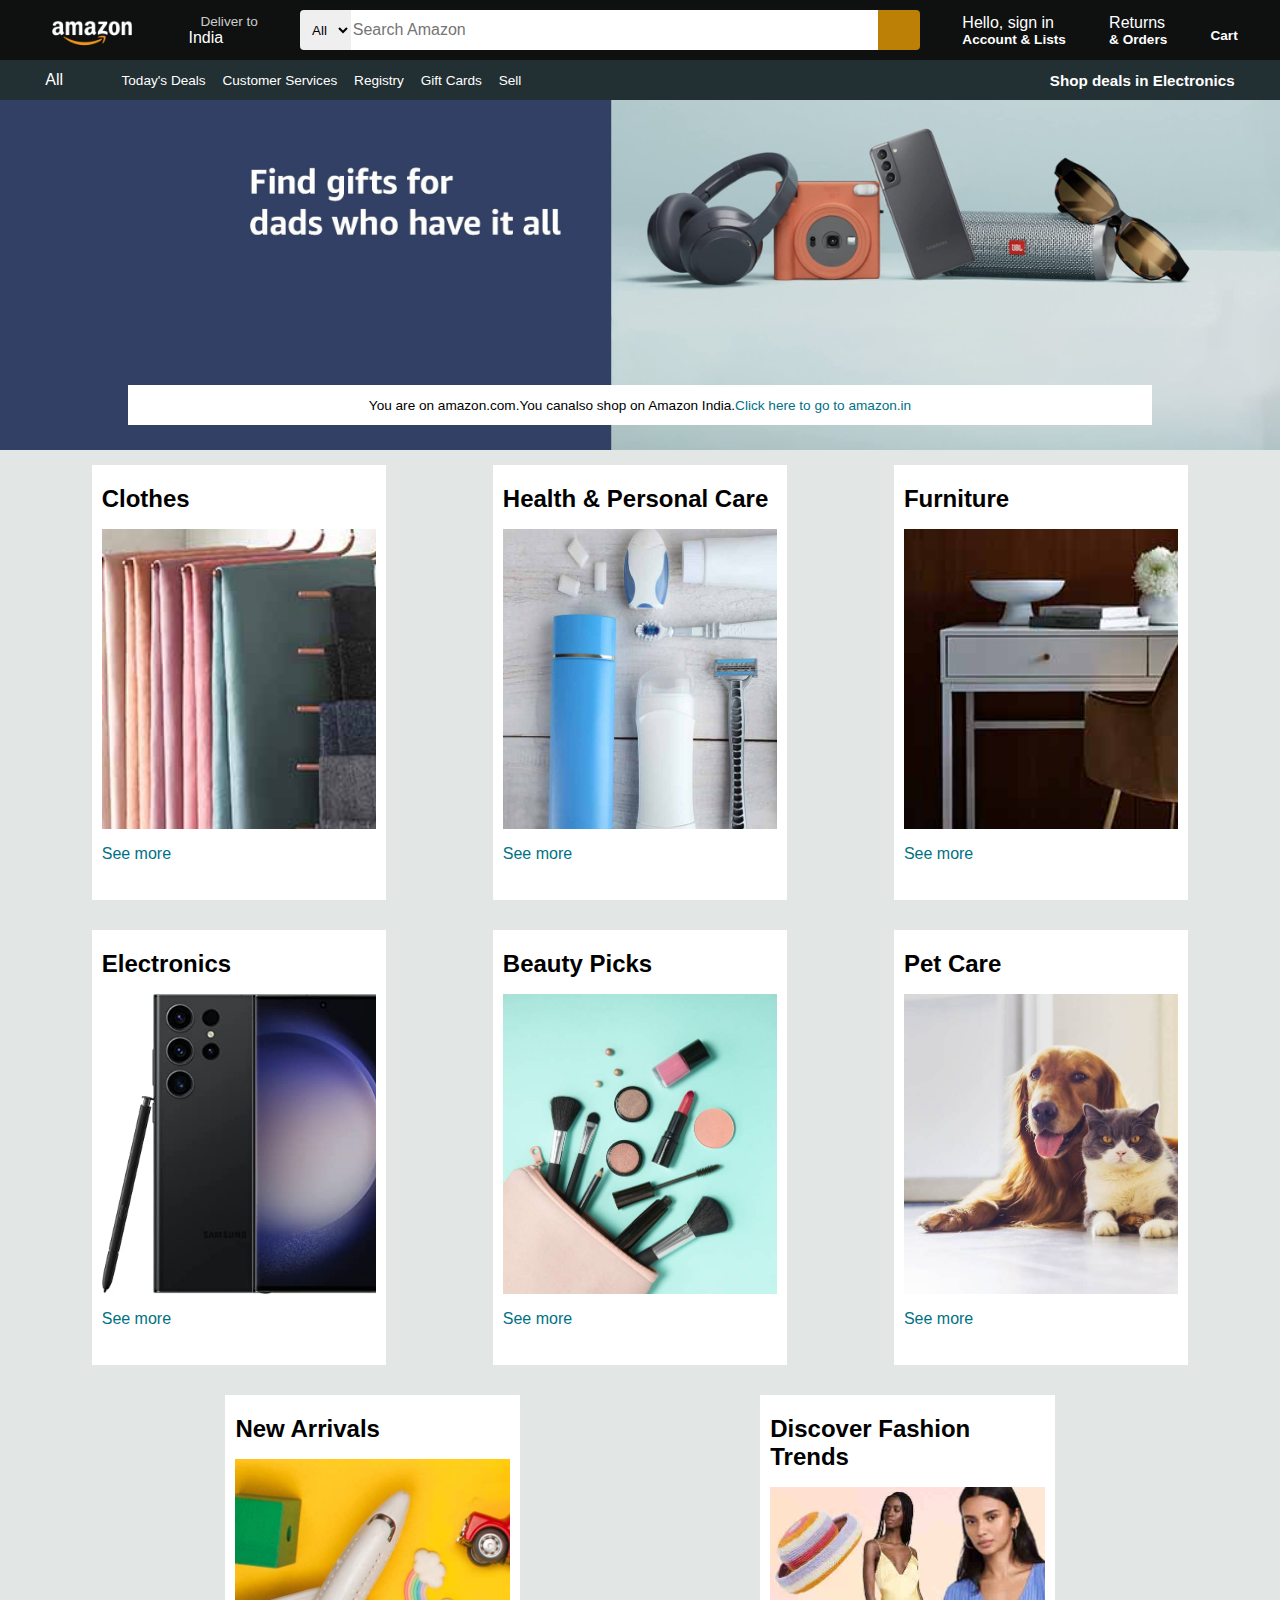
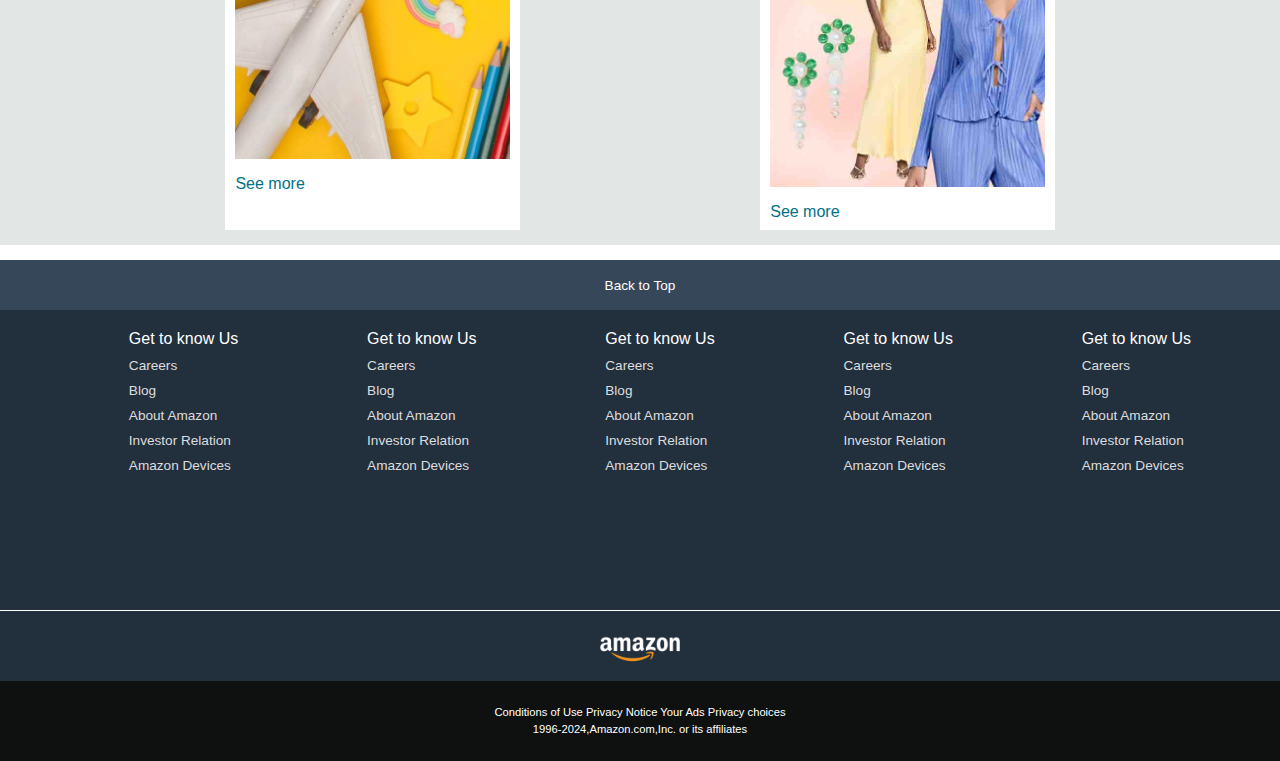
<file: Amazon clone/index.html>
<!DOCTYPE html>
<html lang="en">
<head>
    <meta charset="UTF-8">
    <meta name="viewport" content="width=device-width, initial-scale=1.0">
    <title>Amazon</title>
    <link rel="stylesheet" href="https://cdnjs.cloudflare.com/ajax/libs/font-awesome/6.7.1/css/all.min.css" integrity="sha512-5Hs3dF2AEPkpNAR7UiOHba+lRSJNeM2ECkwxUIxC1Q/FLycGTbNapWXB4tP889k5T5Ju8fs4b1P5z/iB4nMfSQ==" crossorigin="anonymous" referrerpolicy="no-referrer" />
    <link rel="stylesheet" href="style.css">
</head>
<body>
    <header>
        <div class="navbar">
            <div class="nav-logo border">
                <div class="logo"></div>
            </div>

            <div class="nav-address border">
                <p class="add-first">Deliver to</p>
                <div class="add-icon">
                    <i class="fa-solid fa-location-dot"></i>
                    <p class="add-sec">India</p>
                </div>
            </div>

            <div class="nav-search">
                <select class="search-select">
                    <option>All</option>
                </select>
                <input placeholder="Search Amazon" class="search-input">
                <div class="search-icon">
                    <i class="fa-solid fa-magnifying-glass"></i>
                </div>
            </div>
            <div class="nav-signin border">
                <p><span>Hello, sign in</span></p>
                <p class="nav-second">Account & Lists</p>
            </div>

            <div class="nav-return border">
                <p><span>Returns</span></p>
                <p class="nav-second">& Orders</p>
            </div>
            <div class="nav-cart border">
                <i class="fa-solid fa-cart-shopping"></i>
                Cart
            </div>
        </div>
        <div class="panel">
            <div class="panel-all">
                <i class="fa-solid fa-bars"></i>
                All
            </div>
            <div class="panel-ops">
                <p>Today's Deals</p>
                <p>Customer Services</p>
                <p>Registry</p>
                <p>Gift Cards</p>
                <p>Sell</p>
            </div>
            <div class="panel-deals">
                <p>Shop deals in Electronics</p>
            </div>
        </div>
    </header>
    <div class="hero-section">
        <div class="hero-message">
            <p>You are on amazon.com.You canalso shop on Amazon India.<a>Click here to go to amazon.in</a></p>
        </div>
    </div>
    <div class="shop-section">
        <div class="box1 box">
            <div class="box-content">
                <h2>Clothes</h2>
                <div class="box-img" style="background-image:url('box1_image.jpg')"></div>
                <p>See more</p>
            </div>
        </div>
        <div class="box2 box">
            <div class="box-content">
                <h2> Health & Personal Care </h2>
                <div class="box-img" style="background-image:url('box2_image.jpg')"></div>
                <p>See more</p>
            </div>
        </div>
        <div class="box3 box">
            <div class="box-content">
                <h2>Furniture</h2>
                <div class="box-img" style="background-image:url('box3_image.jpg')"></div>
                <p>See more</p>
            </div>
        </div>
        <div class="box4 box">
            <div class="box-content">
                <h2>Electronics</h2>
                <div class="box-img" style="background-image:url('box4_image.jpg')"></div>
                <p>See more</p>
            </div>
        </div>
        <div class="box5 box">
            <div class="box-content">
                <h2>Beauty Picks</h2>
                <div class="box-img" style="background-image:url('box5_image.jpg')"></div>
                <p>See more</p>
            </div>
        </div>
        <div class="box6 box">
            <div class="box-content">
                <h2>Pet Care</h2>
                <div class="box-img" style="background-image:url('box6_image.jpg')"></div>
                <p>See more</p>
            </div>
        </div>
        <div class="box7 box">
            <div class="box-content">
                <h2>New Arrivals</h2>
                <div class="box-img" style="background-image:url('box7_image.jpg')"></div>
                <p>See more</p>
            </div>
        </div>
        <div class="box8 box">
            <div class="box-content">
                <h2>Discover Fashion Trends</h2>
                <div class="box-img" style="background-image:url('box8_image.jpg')"></div>
                <p>See more</p>
            </div>
        </div>
    </div>
    <footer>
        <div class="foot-panel1">
            Back to Top
        </div>
        <div class="foot-panel2">
            <ul>
                <p>Get to know Us</p>  
                <a>Careers</a> 
                <a>Blog</a>
                <a>About Amazon</a>
                <a>Investor Relation</a>
                <a>Amazon Devices</a>
            </ul>
            <ul>
                <p>Get to know Us</p>  
                <a>Careers</a> 
                <a>Blog</a>
                <a>About Amazon</a>
                <a>Investor Relation</a>
                <a>Amazon Devices</a>
            </ul>
            <ul>
                <p>Get to know Us</p>  
                <a>Careers</a> 
                <a>Blog</a>
                <a>About Amazon</a>
                <a>Investor Relation</a>
                <a>Amazon Devices</a>
            </ul>
            <ul>
                <p>Get to know Us</p>  
                <a>Careers</a> 
                <a>Blog</a>
                <a>About Amazon</a>
                <a>Investor Relation</a>
                <a>Amazon Devices</a>
            </ul>
            <ul>
                <p>Get to know Us</p>  
                <a>Careers</a> 
                <a>Blog</a>
                <a>About Amazon</a>
                <a>Investor Relation</a>
                <a>Amazon Devices</a>
            </ul>
        </div>
        <div class="foot-panel3">
            <div class="logo">
            </div>
        </div>
        <div class="foot-panel4">
            <div class="pages">
                <a>Conditions of Use</a>
                <a>Privacy Notice</a>
                <a>Your Ads Privacy choices</a>
            </div>
            <div class="copyright">
                1996-2024,Amazon.com,Inc. or its affiliates
            </div>
        </div>
    </footer>
</body>
</html>
</file>
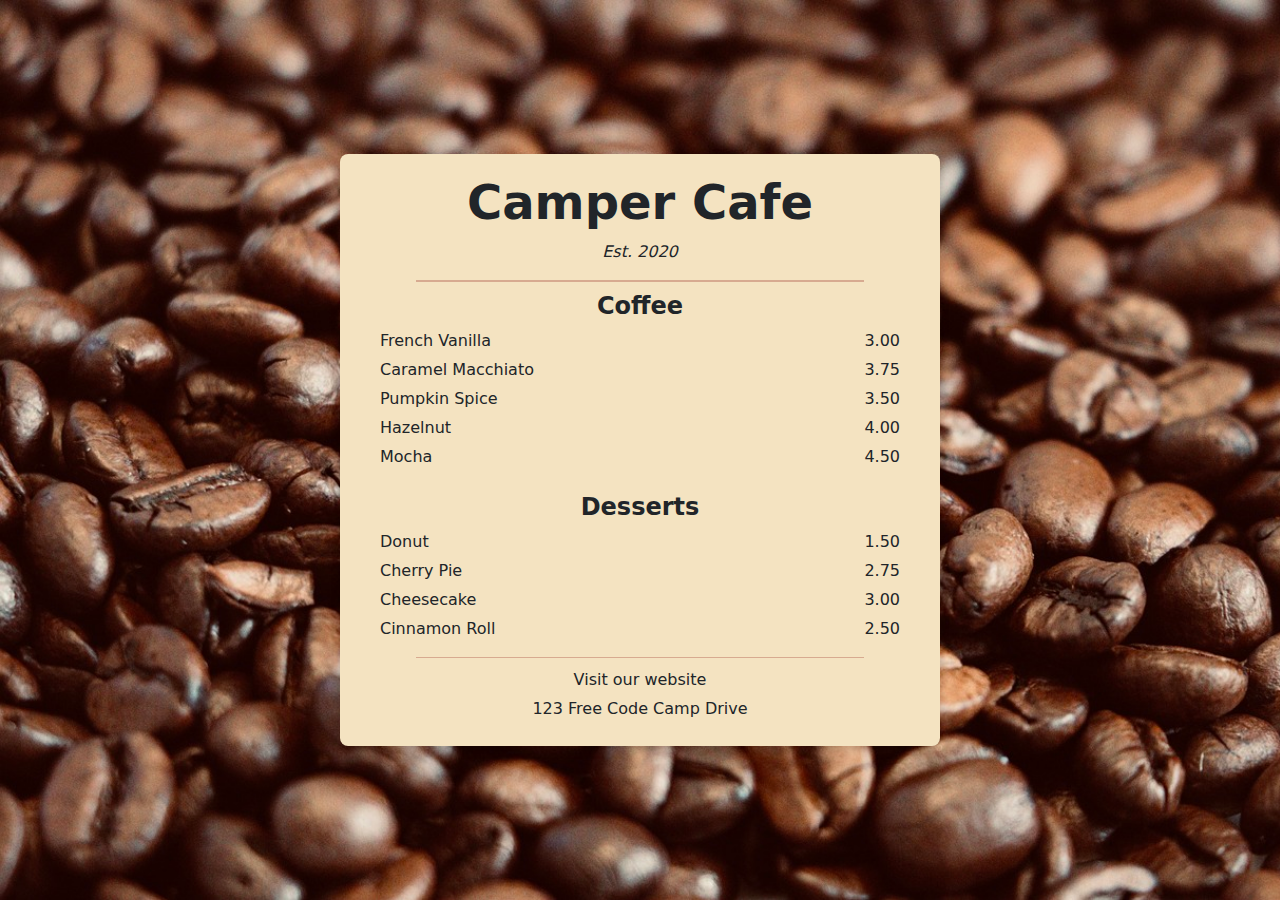
<file: Coffee Menu/index.html>
<!DOCTYPE html>
<html lang="en">
<head>
    <meta charset="UTF-8">
    <meta name="viewport" content="width=device-width, initial-scale=1.0">
    <title>Camper Cafe</title>
    <link rel="stylesheet" href="https://cdn.jsdelivr.net/npm/bootstrap@5.3.2/dist/css/bootstrap.min.css">
    <style>
        body {
            background-image: url('coffee-beans.jpg');
            background-size: cover;
            background-attachment: fixed;
            margin: 0;
            padding: 0;
            height: 100vh;
            display: flex;
            justify-content: center;
            align-items: center;
        }
        .container {
            background-color: #f4e3c1;
            border-radius: 8px;
            max-width: 600px;
            width: 100%;
            padding: 20px;
            box-shadow: 0px 4px 10px rgba(0, 0, 0, 0.2);
        }
        header hr {
            border: none;
            border-top: 2px solid #800000;
            margin: 10px auto;
            width: 80%;
        }
        ul {
            list-style: none;
            padding: 0;
        }
        ul li {
            display: flex;
            justify-content: space-between;
            margin: 5px 0;
            padding: 0 20px;
        }
        footer hr {
            border: none;
            border-top: 1px solid #800000;
            margin: 10px auto;
            width: 80%;
        }
        footer p {
            margin: 5px 0;
        }
    </style>
</head>
<body>
    <div class="container text-center">
        <header>
            <h1 class="display-5 fw-bold">Camper Cafe</h1>
            <p class="fst-italic">Est. 2020</p>
            <hr>
        </header>
        <main>
            <h2 class="h4 fw-bold">Coffee</h2>
            
            <ul>
                <li>French Vanilla <span>3.00</span></li>
                <li>Caramel Macchiato <span>3.75</span></li>
                <li>Pumpkin Spice <span>3.50</span></li>
                <li>Hazelnut <span>4.00</span></li>
                <li>Mocha <span>4.50</span></li>
            </ul>
            <h2 class="h4 fw-bold mt-4">Desserts</h2>
            <ul>
                <li>Donut <span>1.50</span></li>
                <li>Cherry Pie <span>2.75</span></li>
                <li>Cheesecake <span>3.00</span></li>
                <li>Cinnamon Roll <span>2.50</span></li>
            </ul>
        </main>
        <footer>
            <hr>
            <p>Visit our website</p>
            <p>123 Free Code Camp Drive</p>
        </footer>
    </div>
</body>
</html>
</file>
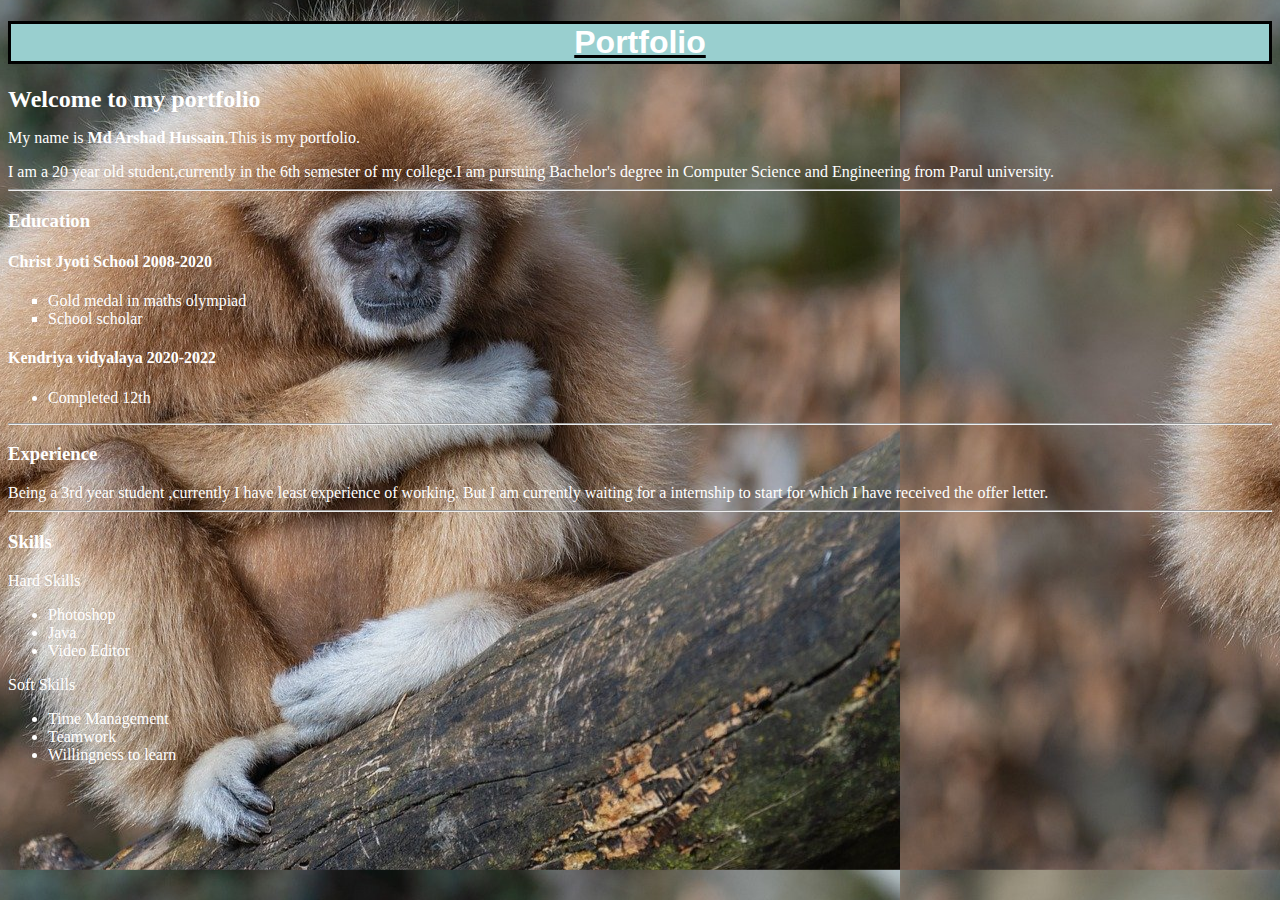
<file: portfolio.html>
<!Doctype html>
<html>
    <head>
        <title>Portfolio</title>
        <meta charset="UTF-8">
    </head>
    <style>
        h1{
            background-color: rgb(153, 207, 207);
            text-align: center;
            text-decoration: underline;
            text-decoration-color:black;
            font-family: 'Franklin Gothic Medium', 'Arial Narrow', Arial, sans-serif;
            border: 3px solid black;
            text-transform:capitalize ;
        }
        h2{
            padding:0px;
            margin: 0%;
        }
        body{
            background-color: bisque;
            background-image: url(Cat.jpg.jpg);
            background-position: 900px;
            text-decoration: solid;
            color: rgb(255, 255, 255);
        }
    </style>
    <body>
        <h1>portfolio</h1>
        <h2>Welcome to my portfolio</h2>
        <p>My name is <b>Md Arshad Hussain</b>.This is my portfolio.</p>
        <article>I am a 20 year old student,currently in the 6th semester of my college.I am pursuing Bachelor's degree in Computer Science and Engineering from Parul university.</article>
        <hr>
        <h3>Education</h3>
        <h4>Christ Jyoti School 2008-2020</h4>
        <ul type="square">
            <li>Gold medal in maths olympiad</li>
            <li>School scholar</li> 
        </ul>
        <h4>Kendriya vidyalaya 2020-2022</h4>
        <ul>
            <li>Completed 12th</li>
        </ul>
        <hr>
        <h3>Experience</h3>
        <section><div>Being a 3rd year student ,currently I have least experience of working. But I am currently waiting for a internship to start for which I have received the offer letter.</div></section>
        <hr>
        <h3>Skills</h3>
        <span>Hard Skills<ul>
            <li>Photoshop</li>
            <li>Java</li>
            <li>Video Editor</li>
        </ul></span>
        <span>Soft Skills<ul>
            <li>Time Management</li>
            <li>Teamwork</li>
            <li> Willingness to learn</li>
        </ul></span>
    </body>
   
</html>
</file>
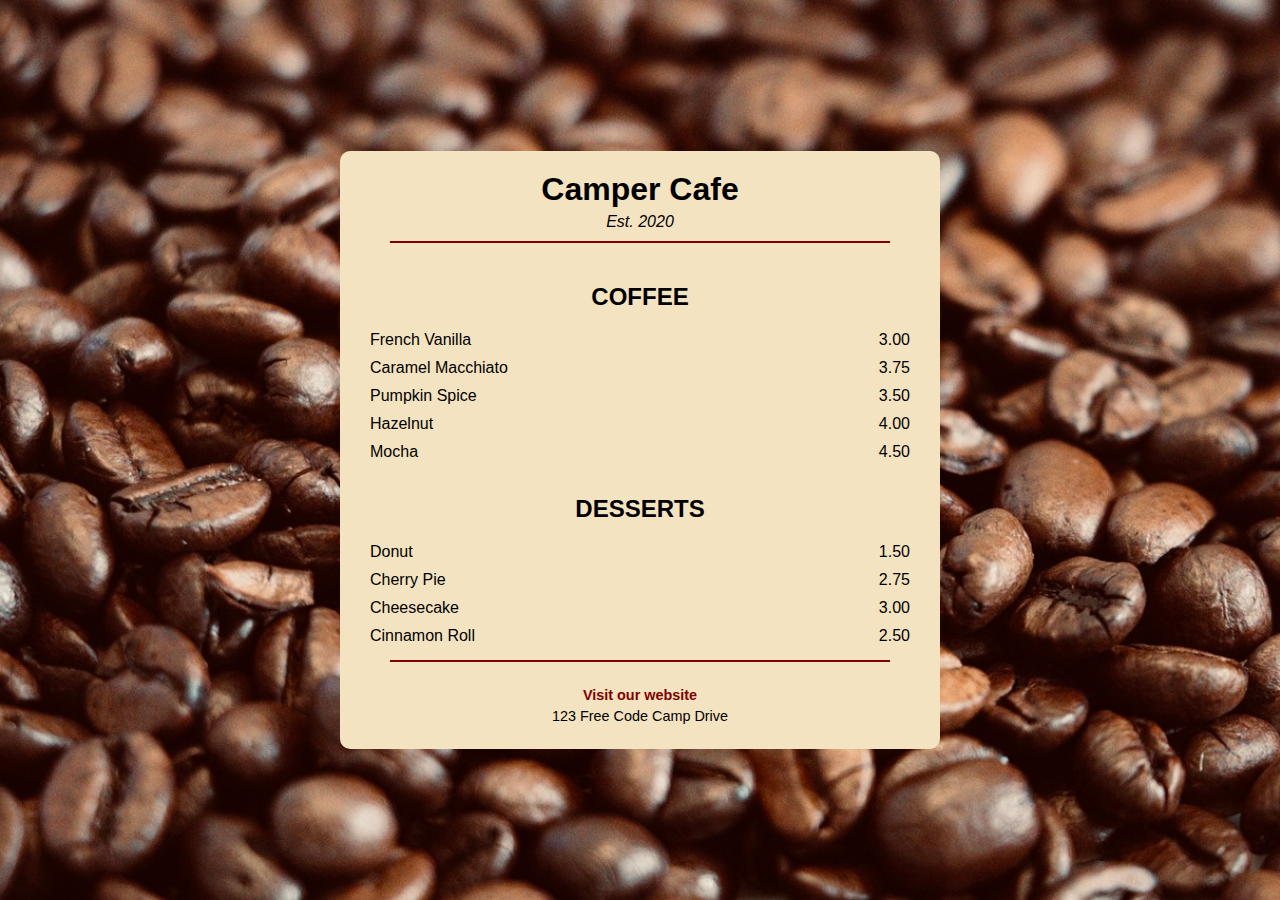
<file: Coffee Menu/menu.html>
<!DOCTYPE html>
<html lang="en">
<head>
    <meta charset="UTF-8">
    <meta name="viewport" content="width=device-width, initial-scale=1.0">
    <title>Camper Cafe</title>
    <link rel="stylesheet" href="style.css">
</head>
<body>
    <div class="wrapper">
        <header>
            <h1>Camper Cafe</h1>
            <p class="est">Est. 2020</p>
            <hr>
        </header>
        <main>
            <h2 class="coffee">Coffee</h2>
            <ul>
                <li>French Vanilla <span>3.00</span></li>
                <li>Caramel Macchiato <span>3.75</span></li>
                <li>Pumpkin Spice <span>3.50</span></li>
                <li>Hazelnut <span>4.00</span></li>
                <li>Mocha <span>4.50</span></li>
            </ul>
            <h2>Desserts</h2>
            <ul>
                <li>Donut <span>1.50</span></li>
                <li>Cherry Pie <span>2.75</span></li>
                <li>Cheesecake <span>3.00</span></li>
                <li>Cinnamon Roll <span>2.50</span></li>
            </ul>
        </main>
        <hr>
        <footer>
            <p>Visit our website</p>
            <p>123 Free Code Camp Drive</p>
        </footer>
    </div>
</body>
</html>
</file>
<file: Amazon clone/style.css>
* {
    margin: 0;
    font-family: Arial, Helvetica, sans-serif;
    border: border-box;
}
.navbar{
    height: 60px;
    background-color: #0F1111;
    color: white;
    display: flex;
    align-items: center;
    justify-content: space-evenly;
}
.nav-logo{
    height: 50px;
    width: 100px;
}
.logo{
    background-image: url(amazon_logo.png);
    background-size: cover;
    height: 50px;
    width:100%;
}
.border{
    border: 1.5px  solid transparent;
}
.border:hover{
    border: 1.5px solid white;
}

/**box2**/
.add-first{
    color: #cccccc;
    font-size: 0.85rem;
    margin-left: 15px;
}
.add-sec{
    font-size: 1rem;
    margin-left: 3px;
}

.add-icon{
    display: flex;
    align-items: center;
}
/**box3**/
.nav-search{
    display: flex;
    justify-content:space-evenly ;
    /*background-color: pink;*/
    width: 620px;
    height: 40px;
    border-radius: 4px;
}
.search-select{
    background: color #f3f3f3;
    width: 60px;
    text-align: center;
    border-top-left-radius: 4px;
    border-bottom-left-radius: 4px;
    border: none;
}
.search-input{
    width: 100%;
    font-size: 1rem;
    border: none;
}
.search-icon{
    width: 50px;
    display: flex;
    justify-content: center;
    align-items: center;
    font-size: 1.2rem;
    background-color: rgb(189, 128, 6);
    border-bottom-right-radius: 4px;
    border-top-right-radius: 4px;
    color: #0f1111;
}
.nav-search :hover{
    border: 2px solid orange;
}
/**box4**/
span{
    font-size: 0.7;
}

.nav-second{
    font-size: 0.85rem;
    font-weight: 700;
}
/**box6**/
.nav-cart i{
    font-size: 30px;

}
.nav-cart{
    font-size: 0.85rem;
    font-weight: 700;
}

/**panel**/
.panel{
    height: 40px;
    background-color: #222f33;
    display: flex;
    color: white;
    align-items: center;
    justify-content: space-evenly;
    
}
.panel-ops p {
    display: inline;
    justify-content: space-evenly;
    margin-left: 13px;
}
.panel-ops{
    width: 70%;
    font-size: 0.85rem;
    
}

.panel-deals{
    font-size: 0.95rem;
    font-weight: 600;
}
.panel-ops :hover{
    border: 2px solid white;
}
.panel-deals :hover{
    border: 2px solid white;
}

/**hero-section**/

.hero-section{
    background-image:url("hero_image.jpg");
    background-size: cover;
    height: 350px;
    display: flex;
    justify-content: center;
    align-items: flex-end;
}
.hero-message{
    background-color: white;
    color: black;
    height: 40px;
    display: flex;
    align-items: center;
    justify-content: center;
    font-size: 0.85rem;
    width: 80%;
    margin-bottom: 25px;
}

.hero-message a{
    color: #007185;
    text-underline-position: below;
}

/**shop section**/

.shop-section{
    display: flex;
    flex-wrap: wrap;
    justify-content: space-evenly;
    background-color: #e2e7e6;
}
.box{
    
    height: 400px;
    width: 23%;
    background-color: white;
    padding: 20px 0px 15px;
    margin: 15px;
}

.box-img{
    height: 300px;
    background-size: cover;
    margin-top: 1rem;
    margin-bottom: 1rem;
}

.box-content{
    margin-left: 10px;
    margin-right: 10px;
}
.box-content p{
    color: #007185;
}

/**footer**/

footer{
    margin-top: 15px;
}
.foot-panel1{
    background-color: #37475a;
    color: white;
    height: 50px;
    display: flex;
    align-items: center;
    justify-content: center;
    font-size: 0.85rem;
}
.foot-panel2{
    background-color: #222f3d;
    color: white;
    height: 300px;
    display: flex;
    justify-content: space-evenly;
}

ul{
    margin-top: 20px;
}
ul a{
    display: block;
    font-size: 0.85rem;
    margin-top:  10px; 
    color: #dddddd;
}

.foot-panel3{
    background-color:#222f3d ;
    color: white;
    border-top: 0.5px solid white;
    height: 70px;
    display: flex;
    align-items: center;
    justify-content: center;
}

.logo{
    background-image: url("amazon_logo.png");
    background-size: cover;
    height: 50px;
    width:100px;
}

.foot-panel4{
    background-color: #0f1111;
    color: white;
    height: 80px;
    
}

.pages{
    font-size: 0.7rem;
    text-align: center;
    padding-top: 25px;
}
.copyright{
    font-size: 0.7rem;
    text-align: center;
    padding-top: 5px;
}
</file>
<file: Coffee Menu/style.css>
body {
    font-family: Arial, sans-serif;
    background-image: url('coffee-beans.jpg');
    background-size: cover;
    background-attachment: fixed;
    margin: 0;
    padding: 0;
    color: #000;
    display: flex;
    justify-content: center;
    align-items: center;
    height: 100vh;
    width: 100vw;
    overflow: hidden;
}

.wrapper {
    width: 90%;
    max-width: 600px;
    background-color: #f4e3c1;
    padding: 20px;
    box-sizing: border-box;
    display: flex;
    flex-direction: column;
    justify-content: flex-start;
    align-items: center;
    border-radius: 10px;
    height: auto;
    overflow: hidden;
}

header {
    text-align: center;
    margin-bottom: 10px;
}

header h1 {
    font-size: 2rem;
    margin: 0;
}

header .est {
    font-style: italic;
    margin: 5px 0;
}

hr {
    border: none;
    border-top: 2px solid #800000;
    margin: 10px auto;
    width: 500px;
}

main {
    display: flex;
    flex-direction: column;
    justify-content: flex-start;
    align-items: center;
    gap: 10px;
    width: 100%;
}

main h2 {
    font-size: 1.5rem;
    margin-bottom: 5px;
    text-transform: uppercase;
}


ul {
    list-style: none;
    padding: 0;
    margin: 0;
    width: 100%;
}

ul li {
    display: flex;
    justify-content: space-between;
    padding: 5px 10px;
    font-size: 1rem;
}

footer {
    text-align: center;
    margin-top: 10px;
}

footer p {
    margin: 5px 0;
    font-size: 0.9rem;
}

footer p:first-of-type {
    font-weight: bold;
    color: #800000;
}
</file>
